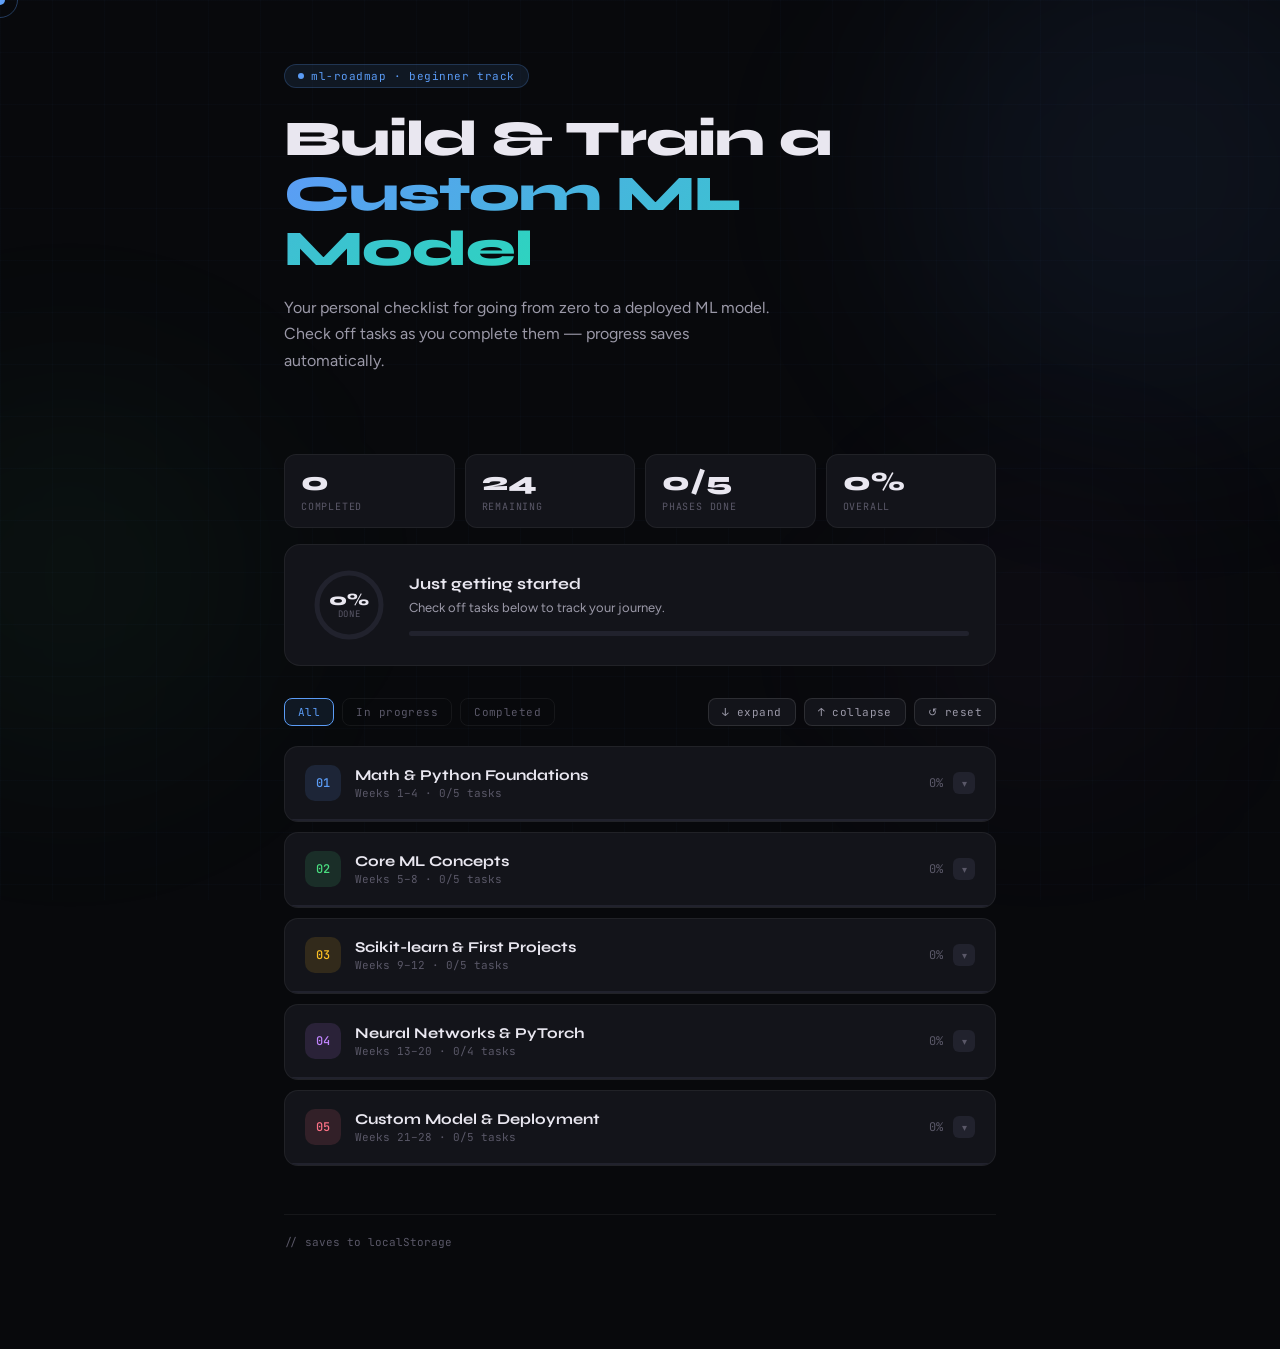
<file: index.html>
<!DOCTYPE html>
<html lang="en">
<head>
<meta charset="UTF-8">
<meta name="viewport" content="width=device-width, initial-scale=1.0">
<title>ML Roadmap — Checklist</title>
<link rel="preconnect" href="https://fonts.googleapis.com">
<link href="https://fonts.googleapis.com/css2?family=Syne:wght@400;700;800&family=JetBrains+Mono:wght@400;500&family=Figtree:wght@300;400;500;600&display=swap" rel="stylesheet">
<link rel="stylesheet" href="style.css">
</head>
<body>

<div id="cursor"></div>
<div id="cursor-ring"></div>

<div class="blob blob-1"></div>
<div class="blob blob-2"></div>
<div class="blob blob-3"></div>

<div id="toast"></div>

<!-- Resource Modal -->
<div id="modal-overlay" onclick="closeModal()">
  <div id="modal" onclick="event.stopPropagation()">
    <div id="modal-header">
      <div id="modal-phase-icon"></div>
      <div>
        <div id="modal-title">Resources</div>
        <div id="modal-subtitle"></div>
      </div>
      <button id="modal-close" onclick="closeModal()">✕</button>
    </div>
    <div id="modal-body"></div>
  </div>
</div>

<div class="container">
  <header>
    <div class="header-tag"><span class="pulse-dot"></span>ml-roadmap · beginner track</div>
    <h1>Build &amp; Train a<br><em>Custom ML Model</em></h1>
    <p class="header-desc">Your personal checklist for going from zero to a deployed ML model. Check off tasks as you complete them — progress saves automatically.</p>
  </header>

  <div class="stats-bar">
    <div class="stat-card"><div class="stat-val" id="s-done">0</div><div class="stat-label">completed</div></div>
    <div class="stat-card"><div class="stat-val" id="s-left">24</div><div class="stat-label">remaining</div></div>
    <div class="stat-card"><div class="stat-val" id="s-phases">0/5</div><div class="stat-label">phases done</div></div>
    <div class="stat-card"><div class="stat-val" id="s-pct">0%</div><div class="stat-label">overall</div></div>
  </div>

  <div class="global-progress">
    <div class="ring-wrap">
      <svg width="76" height="76" viewBox="0 0 76 76">
        <defs>
          <linearGradient id="rg" x1="0" y1="0" x2="1" y2="1">
            <stop offset="0%" stop-color="#5b9cf6"/>
            <stop offset="100%" stop-color="#2dd4bf"/>
          </linearGradient>
        </defs>
        <circle class="ring-track" cx="38" cy="38" r="32"/>
        <circle class="ring-fill" id="ring-arc" cx="38" cy="38" r="32"
          stroke-dasharray="201.1" stroke-dashoffset="201.1"/>
      </svg>
      <div class="ring-center">
        <span class="ring-pct-text" id="ring-pct">0%</span>
        <span class="ring-pct-sub">done</span>
      </div>
    </div>
    <div class="progress-info">
      <div class="progress-title" id="prog-title">Just getting started</div>
      <div class="progress-sub" id="prog-sub">Check off tasks below to track your journey.</div>
      <div class="prog-bar-outer"><div class="prog-bar-inner" id="prog-bar" style="width:0%"></div></div>
    </div>
  </div>

  <div class="milestone-banner" id="milestone">
    <div class="m-icon" id="m-icon">🎉</div>
    <div><div class="m-title" id="m-title">Milestone!</div><div class="m-sub" id="m-sub"></div></div>
  </div>

  <div class="toolbar">
    <button class="filter-tab active" data-f="all">All</button>
    <button class="filter-tab" data-f="active">In progress</button>
    <button class="filter-tab" data-f="done">Completed</button>
    <div class="spacer"></div>
    <button class="ctrl-btn" onclick="expandAll()">↓ expand</button>
    <button class="ctrl-btn" onclick="collapseAll()">↑ collapse</button>
    <button class="ctrl-btn red" onclick="askReset()">↺ reset</button>
    <div class="streak" id="streak">🔥 <span id="streak-n">0</span>d streak</div>
  </div>

  <div id="phases-wrap"></div>

  <footer>
    <span class="footer-note">// saves to localStorage</span>
    <span class="footer-note" id="last-save"></span>
  </footer>
</div>

<script src="data.js"></script>
<script src="app.js"></script>
</body>
</html>
</file>
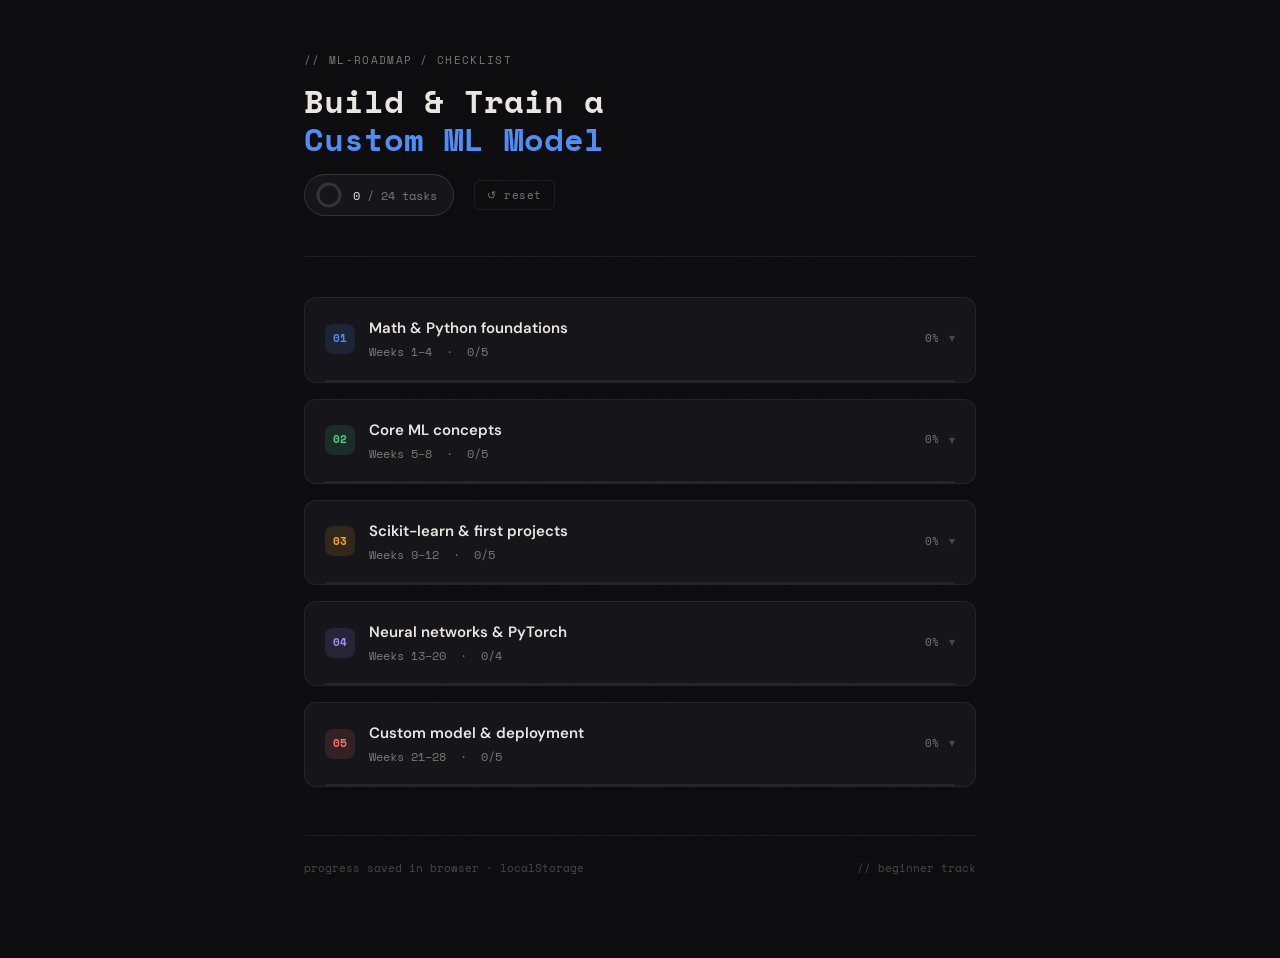
<file: ml-roadmap.html>
<!DOCTYPE html>
<html lang="en">
<head>
<meta charset="UTF-8">
<meta name="viewport" content="width=device-width, initial-scale=1.0">
<title>ML Roadmap — Tan's Checklist</title>
<link rel="preconnect" href="https://fonts.googleapis.com">
<link href="https://fonts.googleapis.com/css2?family=Space+Mono:wght@400;700&family=DM+Sans:wght@300;400;500;600&display=swap" rel="stylesheet">
<style>
  :root {
    --bg: #0d0d0f;
    --surface: #16161a;
    --surface2: #1e1e24;
    --border: rgba(255,255,255,0.07);
    --border2: rgba(255,255,255,0.13);
    --text: #e8e6e0;
    --muted: #7a7870;
    --dim: #4a4845;

    --blue: #4f8ef7;
    --blue-bg: rgba(79,142,247,0.1);
    --green: #4ecb8d;
    --green-bg: rgba(78,203,141,0.1);
    --amber: #f5a623;
    --amber-bg: rgba(245,166,35,0.1);
    --purple: #a78bfa;
    --purple-bg: rgba(167,139,250,0.1);
    --coral: #f87171;
    --coral-bg: rgba(248,113,113,0.1);
  }

  *, *::before, *::after { box-sizing: border-box; margin: 0; padding: 0; }

  body {
    background: var(--bg);
    color: var(--text);
    font-family: 'DM Sans', sans-serif;
    font-size: 15px;
    line-height: 1.6;
    min-height: 100vh;
    padding: 0 0 80px;
  }

  /* noise texture overlay */
  body::before {
    content: '';
    position: fixed;
    inset: 0;
    background-image: url("data:image/svg+xml,%3Csvg viewBox='0 0 256 256' xmlns='http://www.w3.org/2000/svg'%3E%3Cfilter id='n'%3E%3CfeTurbulence type='fractalNoise' baseFrequency='0.9' numOctaves='4' stitchTiles='stitch'/%3E%3C/filter%3E%3Crect width='100%25' height='100%25' filter='url(%23n)' opacity='0.04'/%3E%3C/svg%3E");
    pointer-events: none;
    z-index: 0;
    opacity: 0.35;
  }

  .container {
    max-width: 720px;
    margin: 0 auto;
    padding: 0 24px;
    position: relative;
    z-index: 1;
  }

  /* Header */
  header {
    padding: 52px 0 40px;
    border-bottom: 1px solid var(--border);
    margin-bottom: 40px;
  }

  .header-label {
    font-family: 'Space Mono', monospace;
    font-size: 11px;
    color: var(--muted);
    letter-spacing: 0.12em;
    text-transform: uppercase;
    margin-bottom: 12px;
  }

  h1 {
    font-family: 'Space Mono', monospace;
    font-size: clamp(22px, 4vw, 32px);
    font-weight: 700;
    color: var(--text);
    line-height: 1.2;
    margin-bottom: 16px;
  }

  h1 span {
    color: var(--blue);
  }

  .header-meta {
    display: flex;
    align-items: center;
    gap: 20px;
    flex-wrap: wrap;
  }

  .progress-pill {
    display: flex;
    align-items: center;
    gap: 10px;
    background: var(--surface);
    border: 1px solid var(--border2);
    border-radius: 99px;
    padding: 6px 16px 6px 10px;
  }

  .progress-circle {
    width: 28px;
    height: 28px;
  }

  .progress-circle svg {
    transform: rotate(-90deg);
  }

  .progress-circle circle {
    fill: none;
    stroke-width: 3;
    stroke-linecap: round;
  }

  .progress-circle .track { stroke: var(--border2); }
  .progress-circle .fill { stroke: var(--blue); transition: stroke-dashoffset 0.5s ease; }

  .progress-text {
    font-family: 'Space Mono', monospace;
    font-size: 12px;
    color: var(--text);
  }

  .progress-text span {
    color: var(--muted);
  }

  .reset-btn {
    font-family: 'Space Mono', monospace;
    font-size: 11px;
    color: var(--muted);
    background: none;
    border: 1px solid var(--border);
    border-radius: 6px;
    padding: 6px 12px;
    cursor: pointer;
    transition: all 0.2s;
    letter-spacing: 0.05em;
  }

  .reset-btn:hover {
    color: var(--text);
    border-color: var(--border2);
    background: var(--surface);
  }

  /* Phase cards */
  .phase {
    margin-bottom: 16px;
    border-radius: 12px;
    border: 1px solid var(--border);
    background: var(--surface);
    overflow: hidden;
    transition: border-color 0.2s;
  }

  .phase:hover { border-color: var(--border2); }

  .phase-header {
    display: flex;
    align-items: center;
    gap: 14px;
    padding: 18px 20px;
    cursor: pointer;
    user-select: none;
    transition: background 0.15s;
  }

  .phase-header:hover { background: var(--surface2); }

  .phase-num {
    font-family: 'Space Mono', monospace;
    font-size: 11px;
    font-weight: 700;
    width: 30px;
    height: 30px;
    border-radius: 8px;
    display: flex;
    align-items: center;
    justify-content: center;
    flex-shrink: 0;
  }

  .phase-info { flex: 1; min-width: 0; }

  .phase-title {
    font-size: 15px;
    font-weight: 600;
    color: var(--text);
    margin-bottom: 2px;
  }

  .phase-sub {
    font-size: 12px;
    color: var(--muted);
    font-family: 'Space Mono', monospace;
  }

  .phase-right {
    display: flex;
    align-items: center;
    gap: 10px;
    flex-shrink: 0;
  }

  .phase-count {
    font-family: 'Space Mono', monospace;
    font-size: 11px;
    color: var(--muted);
  }

  .phase-chevron {
    color: var(--dim);
    font-size: 12px;
    transition: transform 0.25s ease;
  }

  .phase.open .phase-chevron { transform: rotate(180deg); }

  .phase-bar {
    height: 2px;
    background: var(--border);
    margin: 0 20px;
  }

  .phase-bar-fill {
    height: 2px;
    border-radius: 1px;
    transition: width 0.4s ease;
    width: 0%;
  }

  /* Tasks */
  .phase-body {
    display: none;
    padding: 14px 20px 20px;
  }

  .phase.open .phase-body { display: block; }

  .task {
    display: flex;
    align-items: flex-start;
    gap: 12px;
    padding: 10px 0;
    border-bottom: 1px solid var(--border);
    cursor: pointer;
    transition: opacity 0.15s;
  }

  .task:last-of-type { border-bottom: none; }
  .task:hover { opacity: 0.85; }

  .task-check {
    width: 20px;
    height: 20px;
    border-radius: 5px;
    border: 1.5px solid var(--dim);
    background: transparent;
    flex-shrink: 0;
    margin-top: 2px;
    display: flex;
    align-items: center;
    justify-content: center;
    transition: all 0.2s;
  }

  .task.done .task-check {
    border-color: var(--green);
    background: var(--green-bg);
  }

  .task.done .task-check::after {
    content: '';
    display: block;
    width: 5px;
    height: 9px;
    border: 2px solid var(--green);
    border-top: none;
    border-left: none;
    transform: rotate(45deg) translate(-1px, -1px);
  }

  .task-text {
    font-size: 14px;
    color: var(--text);
    flex: 1;
    line-height: 1.5;
    transition: color 0.2s;
  }

  .task.done .task-text {
    color: var(--dim);
    text-decoration: line-through;
    text-decoration-color: var(--muted);
  }

  .task-tag {
    font-family: 'Space Mono', monospace;
    font-size: 10px;
    padding: 2px 7px;
    border-radius: 4px;
    flex-shrink: 0;
    margin-top: 3px;
    letter-spacing: 0.04em;
  }

  /* Resources */
  .resources {
    margin-top: 16px;
    padding-top: 14px;
    border-top: 1px solid var(--border);
  }

  .res-label {
    font-family: 'Space Mono', monospace;
    font-size: 10px;
    color: var(--dim);
    letter-spacing: 0.1em;
    text-transform: uppercase;
    margin-bottom: 10px;
  }

  .res-chips {
    display: flex;
    flex-wrap: wrap;
    gap: 6px;
  }

  .res-chip {
    font-size: 12px;
    padding: 5px 11px;
    border-radius: 6px;
    border: 1px solid var(--border2);
    color: var(--muted);
    background: var(--surface2);
    cursor: default;
    transition: all 0.15s;
  }

  .res-chip:hover {
    color: var(--text);
    border-color: rgba(255,255,255,0.2);
  }

  /* Footer total */
  .footer {
    margin-top: 48px;
    padding-top: 24px;
    border-top: 1px solid var(--border);
    display: flex;
    align-items: center;
    justify-content: space-between;
    flex-wrap: wrap;
    gap: 12px;
  }

  .footer-note {
    font-family: 'Space Mono', monospace;
    font-size: 11px;
    color: var(--dim);
  }

  .footer-note a {
    color: var(--muted);
    text-decoration: none;
  }

  /* Animations */
  @keyframes fadeIn {
    from { opacity: 0; transform: translateY(12px); }
    to   { opacity: 1; transform: translateY(0); }
  }

  .phase {
    animation: fadeIn 0.4s ease both;
  }

  .phase:nth-child(1) { animation-delay: 0.05s; }
  .phase:nth-child(2) { animation-delay: 0.1s; }
  .phase:nth-child(3) { animation-delay: 0.15s; }
  .phase:nth-child(4) { animation-delay: 0.2s; }
  .phase:nth-child(5) { animation-delay: 0.25s; }

  @media (max-width: 520px) {
    .phase-header { padding: 14px 16px; }
    .phase-body { padding: 12px 16px 16px; }
    .phase-bar { margin: 0 16px; }
  }
</style>
</head>
<body>
<div class="container">
  <header>
    <div class="header-label">// ml-roadmap / checklist</div>
    <h1>Build &amp; Train a<br><span>Custom ML Model</span></h1>
    <div class="header-meta">
      <div class="progress-pill">
        <div class="progress-circle">
          <svg width="28" height="28" viewBox="0 0 28 28">
            <circle class="track" cx="14" cy="14" r="11" stroke-dasharray="69.1" stroke-dashoffset="0"/>
            <circle class="fill" id="global-ring" cx="14" cy="14" r="11" stroke-dasharray="69.1" stroke-dashoffset="69.1"/>
          </svg>
        </div>
        <span class="progress-text" id="global-text">0 <span>/ 24 tasks</span></span>
      </div>
      <button class="reset-btn" onclick="resetAll()">↺ reset</button>
    </div>
  </header>

  <div id="phases"></div>

  <div class="footer">
    <span class="footer-note">progress saved in browser · localStorage</span>
    <span class="footer-note">// beginner track</span>
  </div>
</div>

<script>
const PHASES = [
  {
    title: "Math & Python foundations",
    weeks: "Weeks 1–4",
    color: "#4f8ef7",
    colorBg: "rgba(79,142,247,0.12)",
    tasks: [
      { text: "Review linear algebra basics: vectors, matrices, dot products", tag: "Math" },
      { text: "Learn calculus fundamentals: derivatives and the chain rule", tag: "Math" },
      { text: "Get comfortable with probability & statistics (mean, variance, distributions)", tag: "Math" },
      { text: "Set up Python environment with conda or venv", tag: "Python" },
      { text: "Practice NumPy and pandas for data manipulation", tag: "Python" },
    ],
    resources: ["3Blue1Brown (YouTube)", "Khan Academy", "fast.ai Practical DL", "NumPy docs"]
  },
  {
    title: "Core ML concepts",
    weeks: "Weeks 5–8",
    color: "#4ecb8d",
    colorBg: "rgba(78,203,141,0.12)",
    tasks: [
      { text: "Understand supervised vs unsupervised learning", tag: "Theory" },
      { text: "Learn the train/validation/test split concept", tag: "Theory" },
      { text: "Implement linear regression from scratch with NumPy", tag: "Code" },
      { text: "Implement logistic regression and understand loss functions", tag: "Code" },
      { text: "Understand gradient descent and how models learn", tag: "Theory" },
    ],
    resources: ["Hands-On ML (Géron)", "StatQuest (YouTube)", "Kaggle Learn", "scikit-learn docs"]
  },
  {
    title: "Scikit-learn & first projects",
    weeks: "Weeks 9–12",
    color: "#f5a623",
    colorBg: "rgba(245,166,35,0.12)",
    tasks: [
      { text: "Build decision trees and random forests with scikit-learn", tag: "Code" },
      { text: "Learn cross-validation, overfitting, and regularization", tag: "Theory" },
      { text: "Complete a Kaggle competition (Titanic or House Prices)", tag: "Project" },
      { text: "Learn feature engineering and data preprocessing pipelines", tag: "Code" },
      { text: "Evaluate models with precision, recall, F1, and confusion matrices", tag: "Theory" },
    ],
    resources: ["Kaggle Competitions", "scikit-learn User Guide", "Towards Data Science"]
  },
  {
    title: "Neural networks & PyTorch",
    weeks: "Weeks 13–20",
    color: "#a78bfa",
    colorBg: "rgba(167,139,250,0.12)",
    tasks: [
      { text: "Understand how neural networks work: layers, activations, backprop", tag: "Theory" },
      { text: "Learn PyTorch: tensors, autograd, and training loops", tag: "Code" },
      { text: "Train a simple feedforward network on a real dataset (e.g. MNIST)", tag: "Project" },
      { text: "Experiment with CNNs for image data or RNNs for sequences", tag: "Code" },
    ],
    resources: ["fast.ai course", "PyTorch tutorials", "Deep Learning (Goodfellow)", "Papers With Code"]
  },
  {
    title: "Custom model & deployment",
    weeks: "Weeks 21–28",
    color: "#f87171",
    colorBg: "rgba(248,113,113,0.12)",
    tasks: [
      { text: "Define your problem clearly: data sources, target variable, success metric", tag: "Plan" },
      { text: "Collect, clean, and explore your dataset (EDA)", tag: "Data" },
      { text: "Train and iterate on your custom model architecture", tag: "Train" },
      { text: "Tune hyperparameters with a systematic approach", tag: "Train" },
      { text: "Package and deploy the model (Flask API or Hugging Face Spaces)", tag: "Deploy" },
    ],
    resources: ["Hugging Face Spaces", "W&B for experiment tracking", "Streamlit for demos", "ONNX for export"]
  }
];

const TAG_COLORS = {
  Math:    ["rgba(79,142,247,0.15)",  "#4f8ef7"],
  Python:  ["rgba(78,203,141,0.15)",  "#4ecb8d"],
  Theory:  ["rgba(167,139,250,0.15)", "#a78bfa"],
  Code:    ["rgba(245,166,35,0.15)",  "#f5a623"],
  Project: ["rgba(78,203,141,0.15)",  "#4ecb8d"],
  Plan:    ["rgba(248,113,113,0.15)", "#f87171"],
  Data:    ["rgba(245,166,35,0.15)",  "#f5a623"],
  Train:   ["rgba(167,139,250,0.15)", "#a78bfa"],
  Deploy:  ["rgba(248,113,113,0.15)", "#f87171"],
};

const STORAGE_KEY = "ml_roadmap_v1";
let state = {};

function load() {
  try { state = JSON.parse(localStorage.getItem(STORAGE_KEY)) || {}; } catch { state = {}; }
}

function save() {
  localStorage.setItem(STORAGE_KEY, JSON.stringify(state));
}

const TOTAL = PHASES.reduce((s, p) => s + p.tasks.length, 0);

function toggleTask(pid, tid) {
  const key = `${pid}_${tid}`;
  state[key] = !state[key];
  save();
  render();
}

function togglePhase(pid) {
  const key = `open_${pid}`;
  state[key] = !state[key];
  save();
  render();
}

function resetAll() {
  if (!confirm("Reset all progress?")) return;
  state = {};
  save();
  render();
}

function render() {
  const container = document.getElementById("phases");
  container.innerHTML = "";

  let totalDone = 0;

  PHASES.forEach((phase, pi) => {
    const isOpen = !!state[`open_${pi}`];
    const doneTasks = phase.tasks.filter((_, ti) => state[`${pi}_${ti}`]).length;
    totalDone += doneTasks;
    const pct = phase.tasks.length ? Math.round(doneTasks / phase.tasks.length * 100) : 0;

    const [tc, tt] = [phase.colorBg, phase.color];

    const div = document.createElement("div");
    div.className = "phase" + (isOpen ? " open" : "");

    div.innerHTML = `
      <div class="phase-header" onclick="togglePhase(${pi})">
        <div class="phase-num" style="background:${tc};color:${tt}">0${pi+1}</div>
        <div class="phase-info">
          <div class="phase-title">${phase.title}</div>
          <div class="phase-sub">${phase.weeks} &nbsp;·&nbsp; ${doneTasks}/${phase.tasks.length}</div>
        </div>
        <div class="phase-right">
          <span class="phase-count">${pct}%</span>
          <span class="phase-chevron">▾</span>
        </div>
      </div>
      <div class="phase-bar">
        <div class="phase-bar-fill" style="width:${pct}%;background:${phase.color}"></div>
      </div>
      <div class="phase-body">
        ${phase.tasks.map((t, ti) => {
          const done = !!state[`${pi}_${ti}`];
          const [bg, col] = TAG_COLORS[t.tag] || ["rgba(255,255,255,0.08)","#888"];
          return `<div class="task${done ? ' done' : ''}" onclick="toggleTask(${pi},${ti})">
            <div class="task-check"></div>
            <div class="task-text">${t.text}</div>
            <span class="task-tag" style="background:${bg};color:${col}">${t.tag}</span>
          </div>`;
        }).join("")}
        <div class="resources">
          <div class="res-label">Resources</div>
          <div class="res-chips">
            ${phase.resources.map(r => `<span class="res-chip">${r}</span>`).join("")}
          </div>
        </div>
      </div>
    `;

    container.appendChild(div);
  });

  // Update global progress
  const pct = Math.round(totalDone / TOTAL * 100);
  const circ = 2 * Math.PI * 11;
  const offset = circ - (pct / 100) * circ;
  document.getElementById("global-ring").style.strokeDashoffset = offset;
  document.getElementById("global-text").innerHTML = `${totalDone} <span>/ ${TOTAL} tasks</span>`;
}

load();
render();
</script>
</body>
</html>
</file>
<file: style.css>
/* ─── Variables ─────────────────────────────────────────────────────────────── */
:root {
  --bg: #08090c;
  --surface: #13141a;
  --surface2: #1a1b23;
  --surface3: #21222d;
  --border: rgba(255,255,255,0.06);
  --border2: rgba(255,255,255,0.11);
  --border3: rgba(255,255,255,0.18);
  --text: #e9e7f0;
  --text2: #9b99a8;
  --text3: #5a5868;
  --blue: #5b9cf6;
  --blue2: #3b7de8;
  --green: #4ade80;
  --green2: #22c55e;
  --amber: #fbbf24;
  --purple: #c084fc;
  --coral: #fb7185;
  --teal: #2dd4bf;
}

/* ─── Reset & Base ───────────────────────────────────────────────────────────── */
*, *::before, *::after { box-sizing: border-box; margin: 0; padding: 0; }
html { scroll-behavior: smooth; }

body {
  background: var(--bg);
  color: var(--text);
  font-family: 'Figtree', sans-serif;
  min-height: 100vh;
  overflow-x: hidden;
  cursor: none;
}

/* ─── Background Grid ────────────────────────────────────────────────────────── */
body::before {
  content: '';
  position: fixed; inset: 0;
  background-image:
    linear-gradient(rgba(91,156,246,0.022) 1px, transparent 1px),
    linear-gradient(90deg, rgba(91,156,246,0.022) 1px, transparent 1px);
  background-size: 52px 52px;
  pointer-events: none;
  z-index: 0;
}

/* ─── Blobs ──────────────────────────────────────────────────────────────────── */
.blob {
  position: fixed;
  border-radius: 50%;
  filter: blur(100px);
  pointer-events: none;
  z-index: 0;
  animation: blobFloat 10s ease-in-out infinite;
}
.blob-1 { width: 500px; height: 500px; background: rgba(91,156,246,0.065); top: -80px; right: -120px; animation-delay: 0s; }
.blob-2 { width: 380px; height: 380px; background: rgba(74,222,128,0.045); bottom: 15%; left: -120px; animation-delay: 3.5s; }
.blob-3 { width: 280px; height: 280px; background: rgba(192,132,252,0.04); top: 55%; right: 8%; animation-delay: 6s; }

@keyframes blobFloat {
  0%,100% { transform: translateY(0) scale(1); }
  50%      { transform: translateY(-20px) scale(1.06); }
}

/* ─── Cursor ─────────────────────────────────────────────────────────────────── */
#cursor {
  position: fixed;
  width: 10px; height: 10px;
  background: var(--blue);
  border-radius: 50%;
  pointer-events: none;
  z-index: 9999;
  transform: translate(-50%, -50%);
  transition: width 0.2s, height 0.2s, background 0.2s;
  mix-blend-mode: screen;
}
#cursor-ring {
  position: fixed;
  width: 36px; height: 36px;
  border: 1.5px solid rgba(91,156,246,0.35);
  border-radius: 50%;
  pointer-events: none;
  z-index: 9998;
  transform: translate(-50%, -50%);
  transition: width 0.25s, height 0.25s, border-color 0.2s;
}
body.hovering #cursor { width: 16px; height: 16px; background: var(--green); }
body.hovering #cursor-ring { width: 50px; height: 50px; border-color: rgba(74,222,128,0.3); }

/* ─── Layout ─────────────────────────────────────────────────────────────────── */
.container {
  max-width: 760px;
  margin: 0 auto;
  padding: 0 24px 100px;
  position: relative;
  z-index: 1;
}

/* ─── Toast ──────────────────────────────────────────────────────────────────── */
#toast {
  position: fixed;
  bottom: 32px; left: 50%;
  transform: translateX(-50%) translateY(16px);
  background: var(--surface3);
  border: 1px solid var(--border2);
  border-radius: 12px;
  padding: 11px 20px;
  font-size: 13px;
  color: var(--text);
  z-index: 1000;
  opacity: 0;
  transition: opacity 0.3s, transform 0.3s;
  pointer-events: none;
  white-space: nowrap;
}
#toast.show { opacity: 1; transform: translateX(-50%) translateY(0); }

/* ─── Header ─────────────────────────────────────────────────────────────────── */
header { padding: 64px 0 44px; }

.header-tag {
  display: inline-flex;
  align-items: center;
  gap: 7px;
  font-family: 'JetBrains Mono', monospace;
  font-size: 11px;
  color: var(--blue);
  background: rgba(91,156,246,0.1);
  border: 1px solid rgba(91,156,246,0.22);
  border-radius: 99px;
  padding: 4px 13px;
  margin-bottom: 24px;
  letter-spacing: 0.05em;
}

.pulse-dot {
  width: 6px; height: 6px;
  background: var(--blue);
  border-radius: 50%;
  animation: blink 1.8s ease-in-out infinite;
}

@keyframes blink { 0%,100%{opacity:1} 50%{opacity:0.25} }

h1 {
  font-family: 'Syne', sans-serif;
  font-size: clamp(30px, 5.5vw, 50px);
  font-weight: 800;
  line-height: 1.1;
  letter-spacing: -0.02em;
  margin-bottom: 18px;
}
h1 em {
  font-style: normal;
  background: linear-gradient(135deg, var(--blue) 0%, var(--teal) 100%);
  -webkit-background-clip: text;
  -webkit-text-fill-color: transparent;
  background-clip: text;
}

.header-desc {
  font-size: 16px;
  color: var(--text2);
  max-width: 500px;
  line-height: 1.65;
  margin-bottom: 36px;
}

/* ─── Stats ──────────────────────────────────────────────────────────────────── */
.stats-bar {
  display: grid;
  grid-template-columns: repeat(4, 1fr);
  gap: 10px;
  margin-bottom: 16px;
}
.stat-card {
  background: var(--surface);
  border: 1px solid var(--border);
  border-radius: 12px;
  padding: 14px 16px;
  transition: border-color 0.2s, transform 0.2s;
}
.stat-card:hover { border-color: var(--border2); transform: translateY(-2px); }

.stat-val {
  font-family: 'Syne', sans-serif;
  font-size: 26px;
  font-weight: 800;
  color: var(--text);
  line-height: 1;
  margin-bottom: 5px;
  transition: color 0.3s;
}
.stat-label {
  font-family: 'JetBrains Mono', monospace;
  font-size: 10px;
  color: var(--text3);
  text-transform: uppercase;
  letter-spacing: 0.08em;
}

/* ─── Global Progress Ring ───────────────────────────────────────────────────── */
.global-progress {
  display: flex;
  align-items: center;
  gap: 22px;
  background: var(--surface);
  border: 1px solid var(--border);
  border-radius: 16px;
  padding: 22px 26px;
  margin-bottom: 32px;
}

.ring-wrap { position: relative; flex-shrink: 0; }
.ring-wrap svg { transform: rotate(-90deg); display: block; }
.ring-track { fill: none; stroke: var(--surface3); stroke-width: 5; }
.ring-fill {
  fill: none; stroke-width: 5; stroke-linecap: round;
  stroke: url(#rg);
  transition: stroke-dashoffset 0.7s cubic-bezier(0.34,1.56,0.64,1);
}
.ring-center {
  position: absolute; inset: 0;
  display: flex; flex-direction: column;
  align-items: center; justify-content: center;
}
.ring-pct-text {
  font-family: 'Syne', sans-serif;
  font-size: 17px; font-weight: 800;
  color: var(--text); line-height: 1;
}
.ring-pct-sub {
  font-size: 9px;
  color: var(--text3);
  font-family: 'JetBrains Mono', monospace;
  text-transform: uppercase; letter-spacing: 0.06em;
}

.progress-info { flex: 1; }
.progress-title {
  font-family: 'Syne', sans-serif;
  font-size: 16px; font-weight: 700;
  margin-bottom: 5px;
}
.progress-sub { font-size: 13px; color: var(--text2); margin-bottom: 14px; line-height: 1.5; }

.prog-bar-outer {
  height: 5px; background: var(--surface3); border-radius: 3px; overflow: hidden;
}
.prog-bar-inner {
  height: 5px; border-radius: 3px;
  background: linear-gradient(90deg, var(--blue2), var(--teal));
  transition: width 0.7s cubic-bezier(0.34,1.56,0.64,1);
  position: relative;
}
.prog-bar-inner::after {
  content: '';
  position: absolute; right: 0; top: 0; bottom: 0; width: 32px;
  background: linear-gradient(90deg, transparent, rgba(255,255,255,0.25));
}

/* ─── Milestone Banner ───────────────────────────────────────────────────────── */
.milestone-banner {
  background: linear-gradient(135deg, rgba(74,222,128,0.07), rgba(45,212,191,0.04));
  border: 1px solid rgba(74,222,128,0.18);
  border-radius: 12px;
  padding: 14px 18px;
  margin-bottom: 16px;
  display: none;
  align-items: center;
  gap: 12px;
  animation: fadeUp 0.4s ease;
}
.milestone-banner.visible { display: flex; }

@keyframes fadeUp {
  from { opacity: 0; transform: translateY(8px); }
  to   { opacity: 1; transform: translateY(0); }
}

.m-icon { font-size: 24px; }
.m-title { font-size: 14px; font-weight: 600; color: var(--green); }
.m-sub { font-size: 12px; color: var(--text2); margin-top: 2px; }

/* ─── Toolbar ────────────────────────────────────────────────────────────────── */
.toolbar {
  display: flex;
  align-items: center;
  gap: 8px;
  margin-bottom: 20px;
  flex-wrap: wrap;
}
.spacer { flex: 1; }

.filter-tab {
  font-family: 'JetBrains Mono', monospace;
  font-size: 11px;
  padding: 6px 13px;
  border-radius: 8px;
  border: 1px solid var(--border);
  background: transparent;
  color: var(--text3);
  cursor: pointer;
  transition: all 0.18s;
  letter-spacing: 0.04em;
}
.filter-tab:hover { border-color: var(--border2); color: var(--text2); }
.filter-tab.active { border-color: var(--blue); background: rgba(91,156,246,0.1); color: var(--blue); }

.ctrl-btn {
  font-family: 'JetBrains Mono', monospace;
  font-size: 11px;
  padding: 6px 13px;
  border-radius: 8px;
  border: 1px solid var(--border2);
  background: var(--surface);
  color: var(--text2);
  cursor: pointer;
  transition: all 0.18s;
  letter-spacing: 0.04em;
}
.ctrl-btn:hover { background: var(--surface2); color: var(--text); border-color: var(--border3); }
.ctrl-btn.red:hover { border-color: var(--coral); color: var(--coral); }

.streak {
  display: none;
  align-items: center;
  gap: 5px;
  font-family: 'JetBrains Mono', monospace;
  font-size: 11px;
  color: var(--amber);
  background: rgba(251,191,36,0.1);
  border: 1px solid rgba(251,191,36,0.2);
  border-radius: 99px;
  padding: 4px 12px;
}
.streak.show { display: flex; }

/* ─── Phase Cards ────────────────────────────────────────────────────────────── */
.phase {
  margin-bottom: 10px;
  border-radius: 14px;
  border: 1px solid var(--border);
  background: var(--surface);
  overflow: hidden;
  transition: border-color 0.25s;
  animation: fadeUp 0.45s ease both;
}
.phase:hover { border-color: var(--border2); }
.phase.complete { border-color: rgba(74,222,128,0.22); }

.phase-header {
  display: flex; align-items: center; gap: 14px;
  padding: 18px 20px;
  cursor: pointer; user-select: none;
  transition: background 0.15s;
}
.phase-header:hover { background: var(--surface2); }

.phase-icon {
  width: 36px; height: 36px; border-radius: 10px;
  display: flex; align-items: center; justify-content: center;
  font-family: 'JetBrains Mono', monospace;
  font-size: 12px; font-weight: 500; flex-shrink: 0;
  transition: transform 0.3s;
}
.phase-header:hover .phase-icon { transform: scale(1.1) rotate(-3deg); }

.phase-info { flex: 1; min-width: 0; }
.phase-title-text { font-family: 'Syne', sans-serif; font-size: 15px; font-weight: 700; margin-bottom: 2px; }
.phase-sub-text { font-family: 'JetBrains Mono', monospace; font-size: 11px; color: var(--text3); }

.phase-right { display: flex; align-items: center; gap: 10px; flex-shrink: 0; }
.phase-pct-label { font-family: 'JetBrains Mono', monospace; font-size: 12px; color: var(--text3); min-width: 32px; text-align: right; }

.chevron {
  width: 22px; height: 22px; border-radius: 6px;
  background: var(--surface3);
  display: flex; align-items: center; justify-content: center;
  font-size: 10px; color: var(--text3);
  transition: transform 0.3s cubic-bezier(0.34,1.56,0.64,1), background 0.2s;
}
.phase.open .chevron { transform: rotate(180deg); background: var(--surface2); }

.phase-prog-strip { height: 2px; background: var(--surface3); }
.phase-prog-bar { height: 2px; transition: width 0.5s cubic-bezier(0.34,1.56,0.64,1); }

.phase-body {
  max-height: 0; overflow: hidden;
  transition: max-height 0.45s cubic-bezier(0.4,0,0.2,1);
}
.phase.open .phase-body { max-height: 1600px; }
.phase-body-inner { padding: 12px 18px 20px; }

/* ─── Tasks ──────────────────────────────────────────────────────────────────── */
.task {
  display: flex; align-items: flex-start; gap: 12px;
  padding: 10px 10px;
  border-radius: 9px; cursor: pointer;
  transition: background 0.15s;
  margin-bottom: 2px;
}
.task:hover { background: var(--surface2); }
.task:active { transform: scale(0.99); }

.task-box {
  width: 21px; height: 21px; border-radius: 6px;
  border: 1.5px solid var(--border3);
  flex-shrink: 0; margin-top: 1px;
  display: flex; align-items: center; justify-content: center;
  transition: all 0.25s cubic-bezier(0.34,1.56,0.64,1);
  background: transparent; overflow: hidden; position: relative;
}
.task-box::before {
  content: '';
  position: absolute; inset: 0;
  background: rgba(74,222,128,0.12);
  transform: scale(0);
  transition: transform 0.25s cubic-bezier(0.34,1.56,0.64,1);
  border-radius: 4px;
}
.task.done .task-box { border-color: var(--green2); }
.task.done .task-box::before { transform: scale(1); }

.check-icon {
  position: relative; z-index: 1;
  opacity: 0; transform: scale(0) rotate(-15deg);
  transition: all 0.25s cubic-bezier(0.34,1.56,0.64,1);
  color: var(--green); display: block;
}
.task.done .check-icon { opacity: 1; transform: scale(1) rotate(0deg); }

.task-body { flex: 1; }
.task-label { font-size: 14px; color: var(--text); line-height: 1.5; transition: color 0.2s; }
.task.done .task-label { color: var(--text3); text-decoration: line-through; text-decoration-color: var(--text3); }

.task-tag {
  display: inline-block;
  font-family: 'JetBrains Mono', monospace;
  font-size: 10px; padding: 2px 7px; border-radius: 5px;
  margin-top: 4px; letter-spacing: 0.04em;
}

/* ─── Resources Box ──────────────────────────────────────────────────────────── */
.resources-box {
  margin-top: 14px; padding: 16px;
  background: var(--surface2); border-radius: 10px;
  border: 1px solid var(--border);
}
.res-head {
  font-family: 'JetBrains Mono', monospace;
  font-size: 11px; color: var(--text3);
  text-transform: uppercase; letter-spacing: 0.1em;
  margin-bottom: 10px;
  display: flex; align-items: center; gap: 8px;
}
.res-count {
  font-size: 10px;
  color: var(--text3);
  background: var(--surface3);
  border-radius: 99px;
  padding: 1px 7px;
  text-transform: none;
  letter-spacing: 0;
}

.res-chips { display: flex; flex-wrap: wrap; gap: 7px; margin-bottom: 10px; }

.res-chip {
  display: flex; align-items: center; gap: 6px;
  font-size: 12px; padding: 6px 11px;
  border-radius: 8px; border: 1px solid var(--border2);
  color: var(--text2); background: var(--surface);
  cursor: pointer; transition: all 0.18s;
  font-family: 'Figtree', sans-serif;
}
.res-chip:hover {
  background: var(--surface3);
  border-color: var(--border3);
  color: var(--text);
  transform: translateY(-1px);
}
.res-chip-icon { font-size: 13px; line-height: 1; }
.res-chip-type {
  font-family: 'JetBrains Mono', monospace;
  font-size: 9px; letter-spacing: 0.06em;
  text-transform: uppercase;
}
.res-chip-name { font-size: 12px; }

.view-all-btn {
  width: 100%; padding: 9px;
  border-radius: 8px; border: 1px solid var(--border2);
  background: transparent; font-family: 'JetBrains Mono', monospace;
  font-size: 11px; letter-spacing: 0.04em;
  cursor: pointer; transition: all 0.18s;
}
.view-all-btn:hover { background: var(--surface3); }

/* ─── Resource Modal ─────────────────────────────────────────────────────────── */
#modal-overlay {
  position: fixed; inset: 0;
  background: rgba(0,0,0,0.7);
  backdrop-filter: blur(8px);
  z-index: 500;
  opacity: 0; pointer-events: none;
  transition: opacity 0.25s;
  display: flex; align-items: center; justify-content: center;
  padding: 24px;
}
#modal-overlay.open { opacity: 1; pointer-events: all; }

#modal {
  background: var(--surface);
  border: 1px solid var(--border2);
  border-radius: 18px;
  width: 100%; max-width: 580px;
  max-height: 80vh;
  overflow: hidden;
  display: flex; flex-direction: column;
  transform: translateY(20px) scale(0.97);
  transition: transform 0.3s cubic-bezier(0.34,1.56,0.64,1);
  box-shadow: 0 32px 80px rgba(0,0,0,0.5);
}
#modal.open { transform: translateY(0) scale(1); }

#modal-header {
  display: flex; align-items: center; gap: 12px;
  padding: 20px 22px;
  border-bottom: 1px solid var(--border);
  flex-shrink: 0;
}

#modal-title {
  font-family: 'Syne', sans-serif;
  font-size: 16px; font-weight: 700;
  color: var(--text);
}
#modal-subtitle {
  font-family: 'JetBrains Mono', monospace;
  font-size: 11px; color: var(--text3);
  margin-top: 2px;
}

#modal-close {
  margin-left: auto;
  width: 28px; height: 28px;
  border-radius: 8px;
  background: var(--surface3); border: none;
  color: var(--text2); cursor: pointer;
  font-size: 12px;
  display: flex; align-items: center; justify-content: center;
  transition: all 0.18s; flex-shrink: 0;
}
#modal-close:hover { background: var(--surface2); color: var(--text); }

#modal-body {
  overflow-y: auto; padding: 16px 22px 22px;
  display: flex; flex-direction: column; gap: 8px;
}

.modal-resource {
  display: flex; align-items: center; gap: 14px;
  padding: 14px 14px;
  border-radius: 12px; border: 1px solid var(--border);
  background: var(--surface2);
  text-decoration: none;
  transition: all 0.18s;
  cursor: pointer;
}
.modal-resource:hover {
  border-color: var(--border2);
  background: var(--surface3);
  transform: translateX(4px);
}

.modal-res-icon {
  width: 40px; height: 40px; border-radius: 10px;
  display: flex; align-items: center; justify-content: center;
  font-size: 18px; flex-shrink: 0;
}

.modal-res-info { flex: 1; min-width: 0; }
.modal-res-name {
  font-size: 13px; font-weight: 500;
  color: var(--text); line-height: 1.4;
  margin-bottom: 3px;
}
.modal-res-desc {
  font-size: 12px; color: var(--text2);
  line-height: 1.4;
  white-space: nowrap; overflow: hidden; text-overflow: ellipsis;
}

.modal-res-badge {
  font-family: 'JetBrains Mono', monospace;
  font-size: 10px; padding: 3px 8px; border-radius: 5px;
  flex-shrink: 0; letter-spacing: 0.04em;
  text-transform: uppercase;
}

.modal-res-arrow {
  color: var(--text3); font-size: 14px;
  flex-shrink: 0; transition: transform 0.2s, color 0.2s;
}
.modal-resource:hover .modal-res-arrow { transform: translate(2px,-2px); color: var(--text2); }

/* ─── Confetti ────────────────────────────────────────────────────────────────── */
.confetti-piece {
  position: fixed; pointer-events: none; z-index: 9999;
  animation: cfall linear forwards;
  border-radius: 2px;
}
@keyframes cfall {
  0%   { opacity: 1; }
  100% { opacity: 0; transform: translateY(110vh) rotate(720deg); }
}

/* ─── Footer ─────────────────────────────────────────────────────────────────── */
footer {
  margin-top: 48px; padding-top: 20px;
  border-top: 1px solid var(--border);
  display: flex; justify-content: space-between;
  align-items: center; flex-wrap: wrap; gap: 8px;
}
.footer-note {
  font-family: 'JetBrains Mono', monospace;
  font-size: 11px; color: var(--text3);
}

/* ─── Responsive ─────────────────────────────────────────────────────────────── */
@media (max-width: 560px) {
  .stats-bar { grid-template-columns: repeat(2,1fr); }
  .global-progress { flex-direction: column; align-items: flex-start; gap: 16px; }
  h1 { font-size: 28px; }
  header { padding: 44px 0 32px; }
  .phase-header { padding: 14px 16px; }
  .phase-body-inner { padding: 10px 14px 16px; }
  #modal { max-height: 90vh; }
  .modal-res-desc { display: none; }
}
</file>
